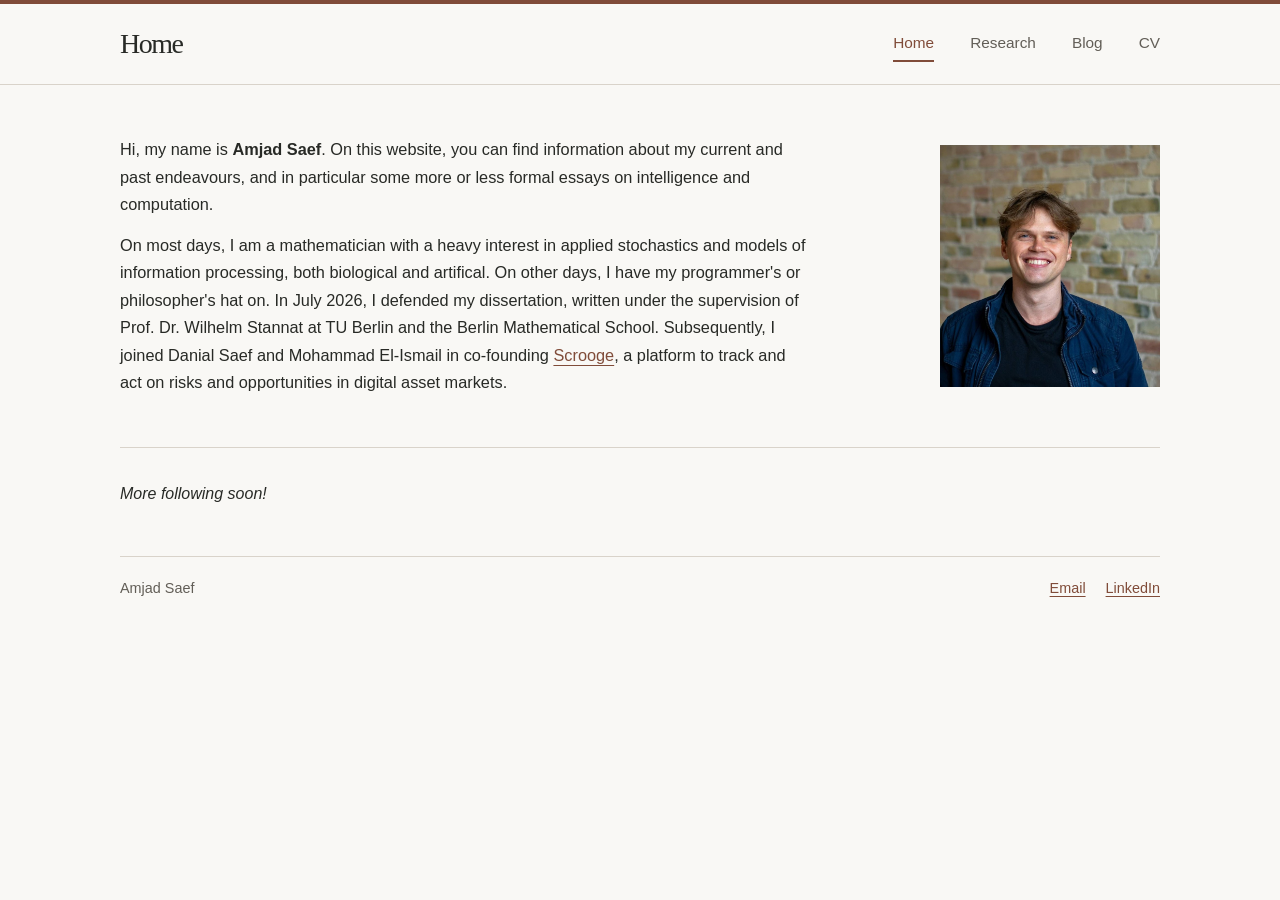
<file: docs/index.html>
<!doctype html>
<html lang="en">
<head>
<meta charset="utf-8">
<meta name="viewport" content="width=device-width, initial-scale=1">
<title>Home</title>
<link rel="stylesheet" href="styles/site.css">


</head>
<body>
<a class="skip" href="#content">Skip to content</a>
<header class="top"><div class="shell bar">
<h1 class="page-label">Home</h1>
<nav aria-label="Main navigation">
<a href="index.html" aria-current="page">Home</a>
<a href="research.html">Research</a>
<a href="blog.html">Blog</a>
<a href="cv.html">CV</a>
</nav></div></header>
<main id="content" tabindex="-1" class="shell">
<div class="intro"><div class="welcome"><p>Hi, my name is <strong>Amjad Saef</strong>. On this website, you can find information about my current and past endeavours, and in particular some more or less formal essays on intelligence and computation.</p></div>
<img class="portrait" src="assets/amjad-saef.jpg" alt="Amjad Saef smiling in front of a brick wall" width="220" height="242">
<p class="bio"> On most days, I am a mathematician with a heavy interest in applied stochastics and models of information processing, both biological and artifical. On other days, I have my programmer's or philosopher's hat on. In July 2026, I defended my dissertation, written under the supervision of Prof. Dr. Wilhelm Stannat at TU Berlin and the Berlin Mathematical School. Subsequently, I joined Danial Saef and Mohammad El-Ismail in co-founding <a href="https://scrg.io/">Scrooge</a>, a platform to track and act on risks and opportunities in digital asset markets.</p></div>
<div class="latest">
<p><em>More following soon!</em></p>
</div>
</main>
<footer class="shell"><span>Amjad Saef</span><div><a href="mailto:amjad@scrg.io">Email</a><a href="https://www.linkedin.com/in/amjad-saef-579042386/">LinkedIn</a></div></footer>
</body></html>
</file>
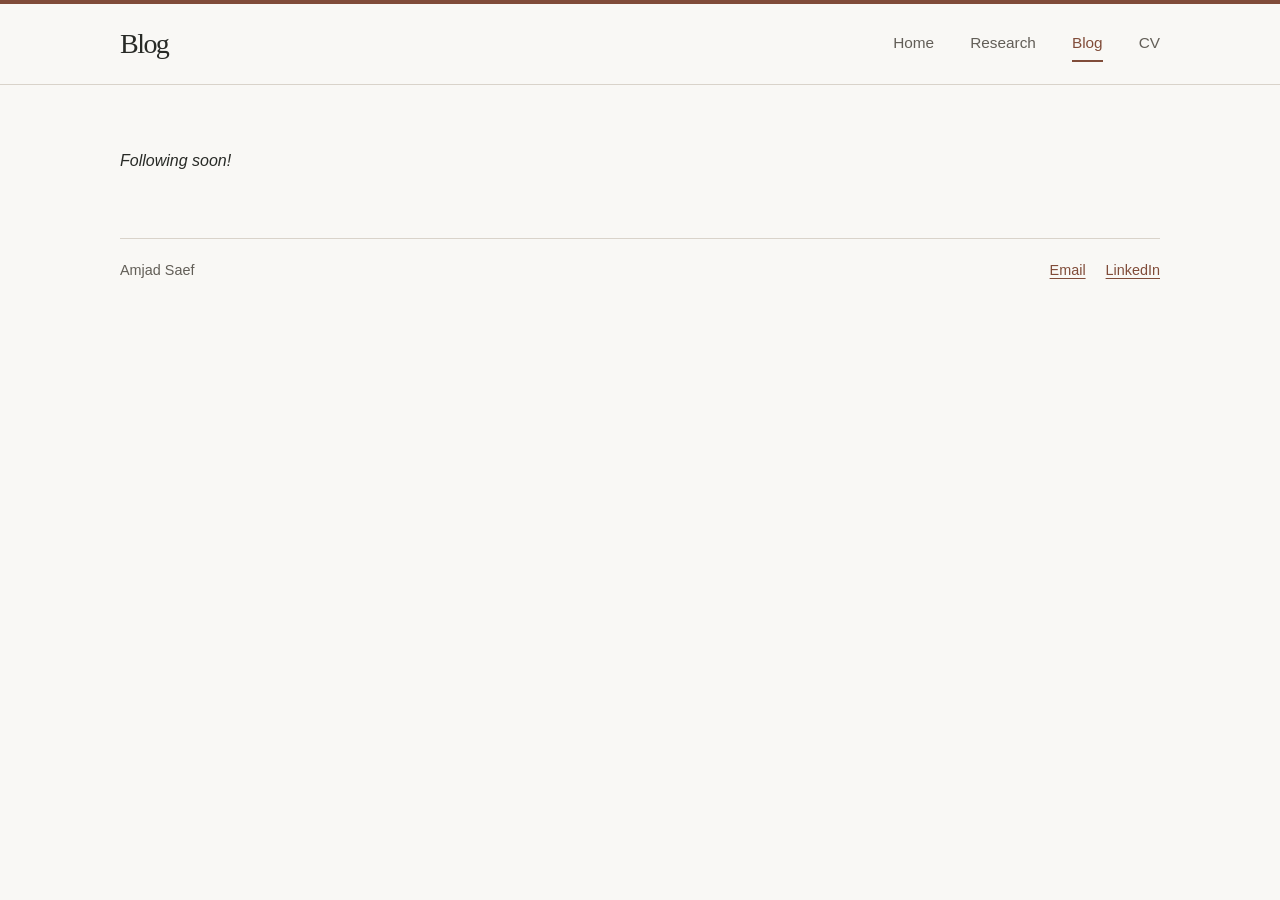
<file: docs/blog.html>
<!doctype html>
<html lang="en">
<head>
<meta charset="utf-8">
<meta name="viewport" content="width=device-width, initial-scale=1">
<title>Blog</title>
<link rel="stylesheet" href="styles/site.css">


</head>
<body>
<a class="skip" href="#content">Skip to content</a>
<header class="top"><div class="shell bar">
<h1 class="page-label" id="blog">Blog</h1>
<nav aria-label="Main navigation">
<a href="index.html">Home</a>
<a href="research.html">Research</a>
<a href="blog.html" aria-current="page">Blog</a>
<a href="cv.html">CV</a>
</nav></div></header>
<main id="content" tabindex="-1" class="shell inner">
<p><em>Following soon!</em></p>
</main>
<footer class="shell"><span>Amjad Saef</span><div><a href="mailto:amjad@scrg.io">Email</a><a href="https://www.linkedin.com/in/amjad-saef-579042386/">LinkedIn</a></div></footer>
</body></html>
</file>
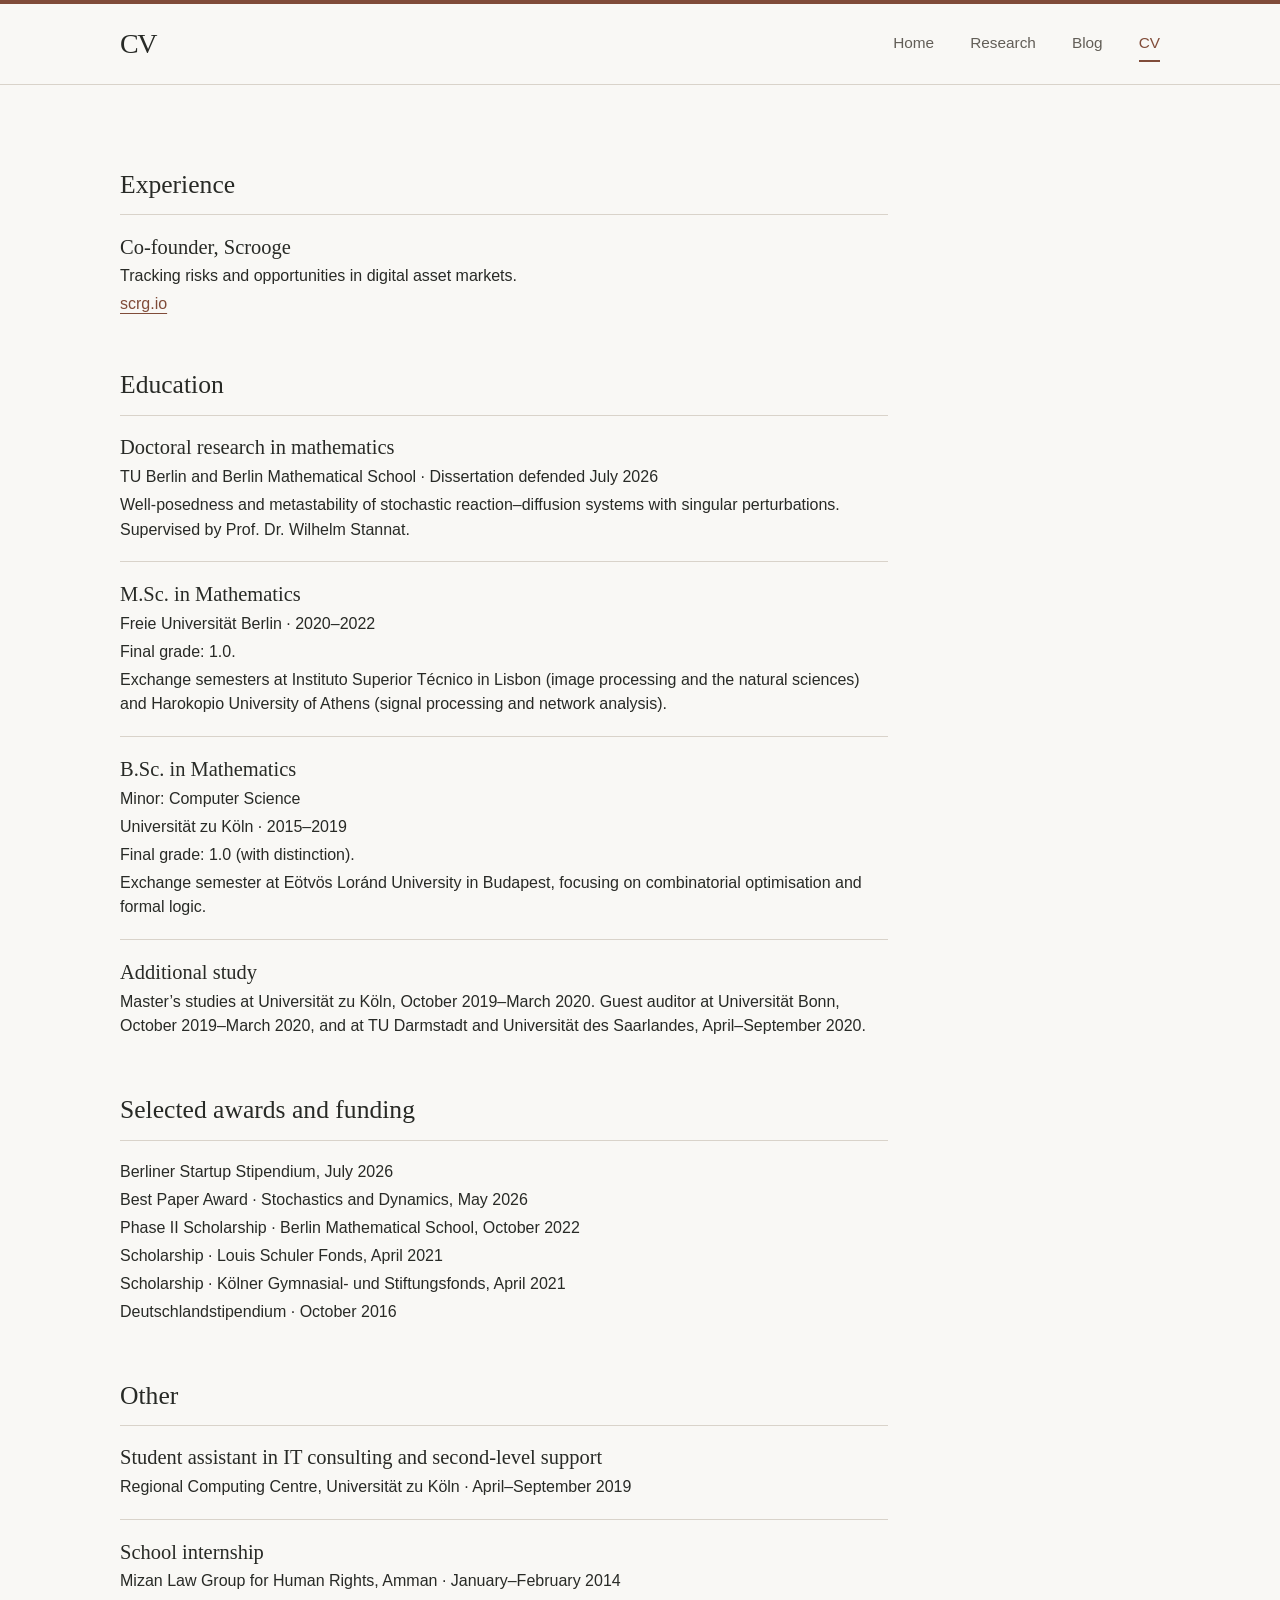
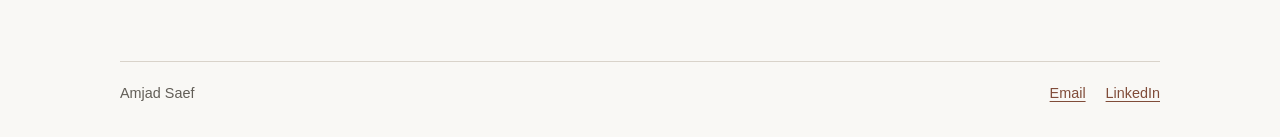
<file: docs/cv.html>
<!doctype html>
<html lang="en">
<head>
<meta charset="utf-8">
<meta name="viewport" content="width=device-width, initial-scale=1">
<title>Curriculum vitae</title>
<link rel="stylesheet" href="styles/site.css">


</head>
<body>
<a class="skip" href="#content">Skip to content</a>
<header class="top"><div class="shell bar">
<h1 class="page-label">CV</h1>
<nav aria-label="Main navigation">
<a href="index.html">Home</a>
<a href="research.html">Research</a>
<a href="blog.html">Blog</a>
<a href="cv.html" aria-current="page">CV</a>
</nav></div></header>
<main id="content" tabindex="-1" class="shell inner">
<h2>Experience</h2><div class="entry"><h3>Co-founder, Scrooge</h3><p>Tracking risks and opportunities in digital asset markets.</p><a href="https://scrg.io/">scrg.io</a></div>

<h2>Education</h2><div class="entry"><h3>Doctoral research in mathematics</h3><p>TU Berlin and Berlin Mathematical School · Dissertation defended July 2026</p><p>Well-posedness and metastability of stochastic reaction–diffusion systems with singular perturbations. Supervised by Prof. Dr. Wilhelm Stannat.</p></div><div class="entry"><h3>M.Sc. in Mathematics</h3><p>Freie Universität Berlin · 2020–2022</p><p>Final grade: 1.0.</p> <p>Exchange semesters at Instituto Superior Técnico in Lisbon (image processing and the natural sciences) and Harokopio University of Athens (signal processing and network analysis).</p></div><div class="entry"><h3>B.Sc. in Mathematics</h3><p>Minor: Computer Science </p><p>Universität zu Köln · 2015–2019</p><p>Final grade: 1.0 (with distinction).</p> <p>Exchange semester at Eötvös Loránd University in Budapest, focusing on combinatorial optimisation and formal logic.</p></div>
<div class="entry"><h3>Additional study</h3><p>Master’s studies at Universität zu Köln, October 2019–March 2020. Guest auditor at Universität Bonn, October 2019–March 2020, and at TU Darmstadt and Universität des Saarlandes, April–September 2020.</p></div>
<h2>Selected awards and funding</h2><div class="entry"><p>Berliner Startup Stipendium, July 2026</p><p>Best Paper Award · Stochastics and Dynamics, May 2026</p><p>Phase II Scholarship · Berlin Mathematical School, October 2022</p><p>Scholarship · Louis Schuler Fonds, April 2021</p><p>Scholarship · Kölner Gymnasial- und Stiftungsfonds, April 2021</p><p>Deutschlandstipendium · October 2016</p></div>
  <h2>Other</h2> <div class="entry"><h3>Student assistant in IT consulting and second-level support</h3><p>Regional Computing Centre, Universität zu Köln · April–September 2019</p></div><div class="entry"><h3>School internship</h3><p>Mizan Law Group for Human Rights, Amman · January–February 2014</p></div>
</main>
<footer class="shell"><span>Amjad Saef</span><div><a href="mailto:amjad@scrg.io">Email</a><a href="https://www.linkedin.com/in/amjad-saef-579042386/">LinkedIn</a></div></footer>
</body></html>
</file>
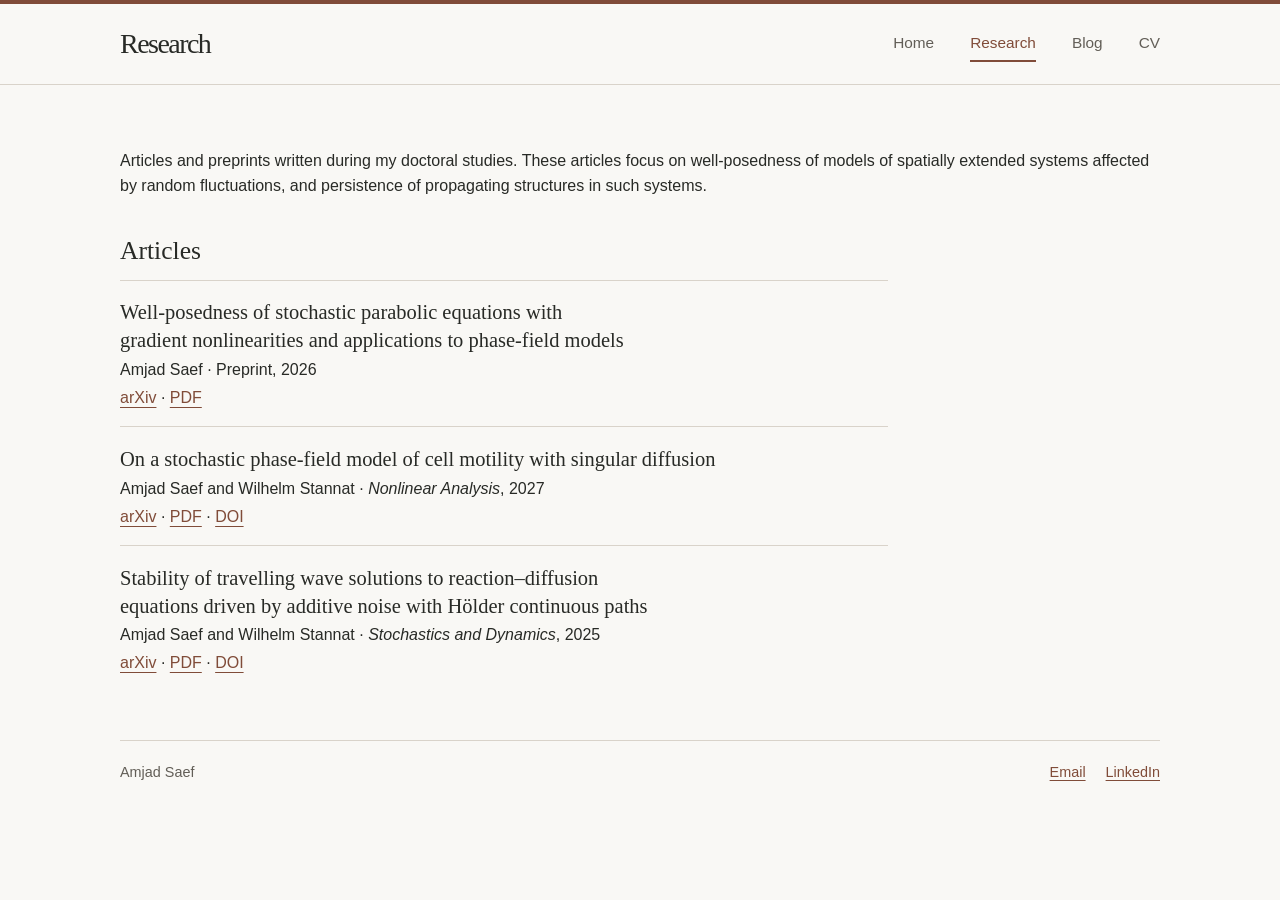
<file: docs/research.html>
<!doctype html>
<html lang="en">
<head>
<meta charset="utf-8">
<meta name="viewport" content="width=device-width, initial-scale=1">
<title>Research</title>
<link rel="stylesheet" href="styles/site.css">


</head>
<body>
<a class="skip" href="#content">Skip to content</a>
<header class="top"><div class="shell bar">
<h1 class="page-label">Research</h1>
<nav aria-label="Main navigation">
<a href="index.html">Home</a>
<a href="research.html" aria-current="page">Research</a>
<a href="blog.html">Blog</a>
<a href="cv.html">CV</a>
</nav></div></header>
<main id="content" tabindex="-1" class="shell inner">
<p>Articles and preprints written during my doctoral studies. These articles focus on well-posedness of models of spatially extended systems affected by random fluctuations, and persistence of propagating structures in such systems.</p>
<h2>Articles</h2>
<div class="entry"><h3>Well-posedness of stochastic parabolic equations with gradient nonlinearities and applications to phase-field models</h3><p>Amjad Saef · Preprint, 2026</p><a href="https://arxiv.org/abs/2606.15425">arXiv</a> · <a href="https://arxiv.org/pdf/2606.15425">PDF</a></div>
<div class="entry"><h3>On a stochastic phase-field model of cell motility with singular diffusion</h3><p>Amjad Saef and Wilhelm Stannat · <i>Nonlinear Analysis</i>, 2027</p><a href="https://arxiv.org/abs/2601.05881">arXiv</a> · <a href="https://arxiv.org/pdf/2601.05881">PDF</a> · <a href="https://doi.org/10.1016/j.na.2026.114238">DOI</a></div>
<div class="entry"><h3>Stability of travelling wave solutions to reaction–diffusion equations driven by additive noise with Hölder continuous paths</h3><p>Amjad Saef and Wilhelm Stannat · <i>Stochastics and Dynamics</i>, 2025</p><a href="https://arxiv.org/abs/2501.12944">arXiv</a> · <a href="https://arxiv.org/pdf/2501.12944">PDF</a> · <a href="https://doi.org/10.1142/S0219493725500364">DOI</a></div>
</main>
<footer class="shell"><span>Amjad Saef</span><div><a href="mailto:amjad@scrg.io">Email</a><a href="https://www.linkedin.com/in/amjad-saef-579042386/">LinkedIn</a></div></footer>
</body></html>
</file>
<file: docs/styles/site.css>
:root {
  --paper:#f9f8f5;
  --ink:#282a26;
  --accent:#804c39;
  --rule:#d9d3ca;
  --muted:#625e57;
  --serif:Georgia,'Times New Roman',serif;
  --sans:'DM Sans',Arial,sans-serif
}

* {
  box-sizing:border-box
}

body {
  margin:0;
  background:var(--paper);
  color:var(--ink);
  font:1rem/1.55 var(--sans)
}

.shell {
  width:min(100% - 3rem,65rem);
  margin-inline:auto
}

a {
  color:var(--accent);
  text-decoration-thickness:1px;
  text-underline-offset:.22em
}

a:focus-visible {
  outline:2px solid var(--accent);
  outline-offset:5px
}

a:hover {
  text-decoration:underline
}

.top {
  border-block:4px solid var(--accent);
  border-bottom:1px solid var(--rule)
}

.bar,footer,.section-head {
  display:flex;
  align-items:center;
  justify-content:space-between;
  gap:1.5rem
}

.bar {
  min-height:5rem
}

.page-label {
  margin:0;
  font:normal 1.75rem/1.1 var(--serif);
  letter-spacing:-.055em;
  color:var(--ink)
  transform: translateX(-1rem);
}

nav {
  display:flex;
  gap:clamp(1rem,3.2vw,2.25rem)
}

nav a {
  color:var(--muted);
  font-size:.96rem;
  text-decoration:none;
  padding:.35rem 0;
  border-bottom:2px solid transparent
}

nav a[aria-current="page"] {
  border-color:var(--accent);
  color:var(--accent)
}

main {
  outline:none
}

.intro {
  padding:clamp(2rem,4vw,3.6rem) 0;
  display:grid;
  grid-template-columns:minmax(0,43rem) minmax(10rem,13.75rem);
  justify-content:space-between;
  gap:0 2.5rem;
  align-items:start
}

.welcome {
  grid-column:1;
  grid-row:1
}

h1,h2,h3 {
  font-family:var(--serif);
  font-weight:normal;
  text-wrap:balance
}

.intro p {
  margin:0;
  font-size:1.02rem;
  line-height:1.68
}

.bio {
  grid-row:2;
  grid-column:1;
  padding-top:.85rem
}

.portrait {
  grid-row:1/3;
  grid-column:2;
  width:100%;
  height:auto;
  aspect-ratio:1/1.1;
  object-fit:cover;
  object-position:50% 100%;
  display:block;
  align-self:center
}

.latest {
  border-top:1px solid var(--rule);
  padding:1.1rem 0 2.1rem
}

.section-head {
  margin-bottom:.85rem
}

.section-head h2,.label {
  margin:0;
  font:600 .8rem/1.4 var(--sans);
  color:var(--accent);
  letter-spacing:.13em;
  text-transform:uppercase
}

.secondary {
  font:normal .92rem/1.4 var(--sans);
  color:var(--muted)
}

h2.essay-title {
  font-size:clamp(1.55rem,2.8vw,2.15rem);
  line-height:1.17;
  letter-spacing:-.035em;
  margin:0 0 .7rem;
  max-width:52rem;
  text-wrap:initial
}

h2.essay-title a {
  color:inherit;
  text-decoration:none
}

h2.essay-title a:hover {
  color:var(--accent)
}

h2.essay-title em {
  color:var(--accent);
  white-space:nowrap
}

.prose p {
  max-width:45rem;
  font:normal clamp(1.05rem,1.3vw,1.12rem)/1.58 var(--serif);
  margin:.8rem 0
}

.read {
  font-weight:600
}

footer {
  border-top:1px solid var(--rule);
  padding:1.25rem 0 2rem;
  font-size:.9rem;
  color:var(--muted)
}

footer a {
  margin-left:1.25rem
}

.inner {
  padding:3rem 0
}

.inner .section-head {
  border-top:1px solid var(--accent);
  padding-top:1.25rem
}

.inner h2:not(.essay-title) {
  font-size:1.6rem;
  margin:2rem 0 .6rem
}

.entry {
  border-top:1px solid var(--rule);
  padding:1rem 0;
  max-width:48rem
}

.entry h3 {
  font-size:1.28rem;
  line-height:1.35;
  margin:.15rem 0
}

.entry p {
  margin:.2rem 0
}

.prose p {
  font-size:1.25rem
}

#paragraph-two {
  scroll-margin-top:2rem;
}

.skip {
  position:absolute;
  left:-200vw
}

.skip:focus {
  left:1rem;
  top:.3rem;
  background:white;
  z-index:2
}

@media(max-width:680px) {
  .shell {
    width:calc(100% - 2.5rem)
  }
  .bar {
    min-height:4.5rem;
    gap:.75rem
  }
  .page-label {
    font-size:1.4rem
  }
  nav {
    gap:.8rem
  }
  nav a {
    font-size:.89rem
  }
  .intro {
    display:block
  }
  .portrait {
    width:8rem;
    aspect-ratio:1/1;
    margin:1.2rem 0 0
  }
  .bio {
    padding-top:.95rem
  }
  .latest {
    padding-top:1rem
  }
  .section-head {
    margin-bottom:1.1rem
  }
  h2.essay-title {
    font-size:clamp(1.5rem,5.8vw,1.85rem)
  }
  .inner {
    padding:2rem 0
  }
}

@media(max-width:370px) {
  .shell {
    width:calc(100% - 2rem)
  }
  nav {
    gap:.6rem
  }
  .bar {
    flex-wrap:wrap;
    padding:.7rem 0
  }
}

.post-preview {
  max-width:46rem
}

.post-preview+.post-preview {
  margin-top:2rem;
  padding-top:1.5rem;
  border-top:1px solid var(--rule)
}

.post-preview p {
  max-width:45rem;
  font:normal clamp(1.05rem,1.3vw,1.12rem)/1.58 var(--serif);
  margin:.65rem 0
}

.post-preview .read {
  font:500 .96rem var(--sans)
}

.post-preview .date {
  color:var(--muted);
  font:normal .9rem var(--sans)
}

.prose {
  padding-top:.2rem
}

.story {
  max-width:48rem
}

.story h1 {
  font-size:clamp(2rem,3.8vw,3.05rem);
  line-height:1.12;
  letter-spacing:-.04em
}

.story:has(#paragraph-two:target) {
  padding-bottom:65vh
}
</file>
